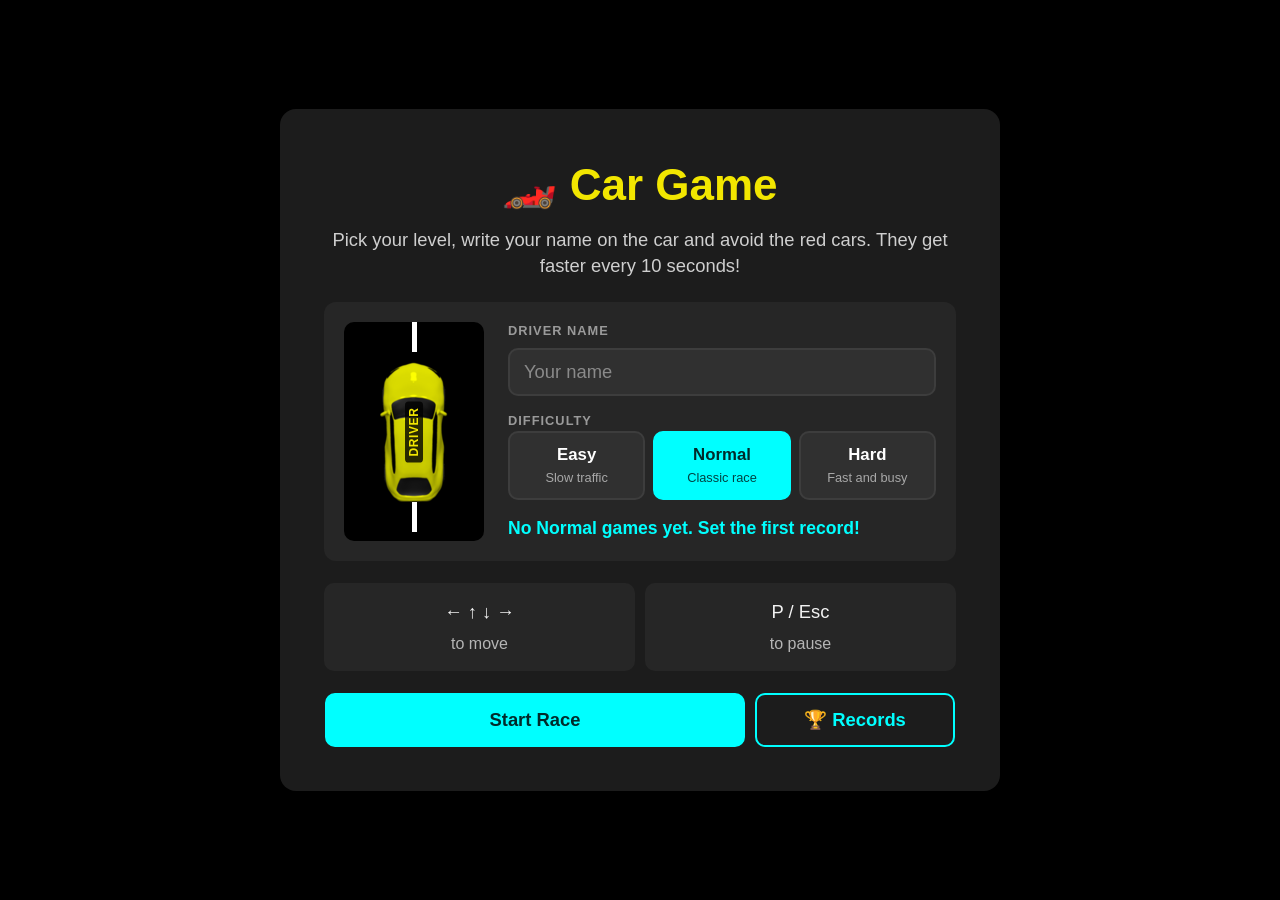
<file: index.html>
<!DOCTYPE html>
<html lang="en">
<head>
    <meta charset="UTF-8">
    <meta name="viewport" content="width=device-width, initial-scale=1.0, viewport-fit=cover">
    <meta name="description" content="A simple browser car racing game: pick a difficulty, put your name on the car and see how long you can avoid the red cars.">
    <title>Car Game</title>
    <script src="carGame.js?v=4" defer></script>
    <link rel="stylesheet" href="carGame.css?v=4">
</head>
<body>
    <div class="scoreLabel hide">
        <span class="scoreText">Score: 0s</span>
        <button type="button" class="pauseButton" aria-label="Pause">⏸</button>
    </div>
    <div class="game">
        <div class="welcomeScreen">
            <div class="message" aria-live="polite"></div>
            <div class="garage">
                <div class="previewRoad" aria-hidden="true">
                    <div class="car previewCar"><span class="nameTag"></span></div>
                </div>
                <div class="setup">
                    <label class="field">
                        <span class="fieldLabel">Driver name</span>
                        <input type="text" class="nameInput" maxlength="10" placeholder="Your name" autocomplete="nickname" spellcheck="false">
                    </label>
                    <fieldset class="field difficultyPicker">
                        <legend class="fieldLabel">Difficulty</legend>
                        <div class="levels">
                            <label class="level">
                                <input type="radio" name="difficulty" value="easy">
                                <span class="levelBox">
                                    <span class="levelName">Easy</span>
                                    <span class="levelText">Slow traffic</span>
                                </span>
                            </label>
                            <label class="level">
                                <input type="radio" name="difficulty" value="normal">
                                <span class="levelBox">
                                    <span class="levelName">Normal</span>
                                    <span class="levelText">Classic race</span>
                                </span>
                            </label>
                            <label class="level">
                                <input type="radio" name="difficulty" value="hard">
                                <span class="levelBox">
                                    <span class="levelName">Hard</span>
                                    <span class="levelText">Fast and busy</span>
                                </span>
                            </label>
                        </div>
                    </fieldset>
                    <p class="bestLine"></p>
                </div>
            </div>
            <div class="help"></div>
            <div class="actions">
                <button type="button" class="startButton">Start Race</button>
                <button type="button" class="recordsButton">🏆 Records</button>
            </div>
        </div>
        <div class="recordsScreen hide">
            <p class="title">🏆 Records</p>
            <div class="recordsFilter" role="group" aria-label="Difficulty">
                <button type="button" class="filterButton" data-difficulty="easy">Easy</button>
                <button type="button" class="filterButton" data-difficulty="normal">Normal</button>
                <button type="button" class="filterButton" data-difficulty="hard">Hard</button>
            </div>
            <div class="recordsGrid">
                <div class="recordsCard">
                    <h2>Top 10</h2>
                    <ol class="recordsList topList"></ol>
                </div>
                <div class="recordsCard">
                    <h2>Recent games</h2>
                    <ol class="recordsList recentList"></ol>
                </div>
            </div>
            <button type="button" class="backButton">Back</button>
        </div>
        <div class="gameArea hide">
            <div class="pauseScreen hide">
                <p class="title">Paused</p>
                <p class="hint">Press P / Esc or tap to continue</p>
            </div>
        </div>
    </div>
</body>
</html>
</file>
<file: carGame.css>
* {
  box-sizing: border-box;
}

html,
body {
  min-height: 100vh;
  min-height: 100dvh;
  margin: 0;
  display: flex;
  justify-content: center;
  align-items: center;
  font-family: Arial, Helvetica, sans-serif;
  background-color: black;
  color: white;
  overscroll-behavior: none;
}

.hide {
  display: none !important;
}

.game {
  position: relative;
}

.welcomeScreen,
.recordsScreen {
  margin: 16px;
  padding: clamp(24px, 4vw, 44px);
  display: flex;
  flex-direction: column;
  align-items: center;
  gap: clamp(14px, 2.2vw, 22px);
  max-height: calc(100vh - 32px);
  max-height: calc(100dvh - 32px);
  overflow-y: auto;
  background-color: #1c1c1c;
  border-radius: 16px;
  box-shadow: 0 14px 40px rgba(0, 0, 0, 0.6);
  text-align: center;
  line-height: 1.45;
}

.welcomeScreen {
  width: min(720px, 100vw - 32px);
}

.message {
  display: flex;
  flex-direction: column;
  align-items: center;
  gap: 10px;
}
.message p {
  margin: 0;
}

.title {
  font-size: clamp(1.75rem, 4.5vw, 2.75rem);
  font-weight: bold;
  color: #f2e600;
}

.hint {
  max-width: 34em;
  font-size: clamp(1rem, 1.6vw, 1.15rem);
  color: #cfcfcf;
}

.newBest {
  font-size: clamp(1rem, 1.6vw, 1.15rem);
  font-weight: bold;
  color: #7ee0a1;
}

.bestLine {
  margin: 0;
  font-size: clamp(0.95rem, 1.5vw, 1.1rem);
  font-weight: bold;
  color: aqua;
}

.garage {
  display: grid;
  grid-template-columns: auto 1fr;
  gap: clamp(14px, 2.4vw, 24px);
  width: 100%;
  padding: clamp(14px, 2vw, 20px);
  background-color: #262626;
  border-radius: 12px;
  text-align: left;
}

.previewRoad {
  position: relative;
  width: clamp(110px, 16vw, 140px);
  min-height: 190px;
  overflow: hidden;
  background-color: black;
  border-radius: 10px;
  background-image: linear-gradient(white 50%, transparent 50%);
  background-size: 5px 60px;
  background-repeat: repeat-y;
  background-position: 50% 0;
  animation: drive 0.6s linear infinite;
}

.car.previewCar {
  top: 50%;
  left: 50%;
  width: 68px;
  height: 140px;
  font-size: 12px;
  transform: translate(-50%, -50%);
}

.setup {
  display: flex;
  flex-direction: column;
  justify-content: center;
  gap: 16px;
  min-width: 0;
}

.field {
  display: flex;
  flex-direction: column;
  gap: 8px;
  min-width: 0;
  margin: 0;
  padding: 0;
  border: 0;
}

.fieldLabel {
  padding: 0;
  font-size: 0.8rem;
  font-weight: bold;
  letter-spacing: 0.08em;
  text-transform: uppercase;
  color: #9a9a9a;
}

.nameInput {
  width: 100%;
  min-height: 48px;
  padding: 10px 14px;
  font-family: inherit;
  font-size: clamp(1rem, 1.6vw, 1.15rem);
  font-weight: bold;
  color: white;
  background-color: #303030;
  border: 2px solid #3d3d3d;
  border-radius: 10px;
}
.nameInput::placeholder {
  font-weight: normal;
  color: #8a8a8a;
}
.nameInput:focus {
  outline: none;
  border-color: #f2e600;
}

.levels {
  display: grid;
  grid-template-columns: repeat(3, 1fr);
  gap: 8px;
}

.level {
  position: relative;
  cursor: pointer;
}
.level input {
  position: absolute;
  opacity: 0;
  pointer-events: none;
}

.levelBox {
  display: flex;
  flex-direction: column;
  align-items: center;
  gap: 2px;
  height: 100%;
  padding: 10px 6px;
  text-align: center;
  background-color: #303030;
  border: 2px solid #3d3d3d;
  border-radius: 10px;
}

.levelName {
  font-size: clamp(0.95rem, 1.5vw, 1.05rem);
  font-weight: bold;
}

.levelText {
  font-size: 0.8rem;
  color: #a8a8a8;
}

.level input:checked + .levelBox {
  color: #002b2b;
  background-color: aqua;
  border-color: aqua;
}
.level input:checked + .levelBox .levelText {
  color: #004444;
}

.level input:focus-visible + .levelBox {
  outline: 2px solid #f2e600;
  outline-offset: 2px;
}

.help {
  display: grid;
  grid-template-columns: repeat(auto-fit, minmax(170px, 1fr));
  gap: 10px;
  width: 100%;
}

.helpCard {
  display: flex;
  flex-direction: column;
  align-items: center;
  justify-content: center;
  gap: 6px;
  padding: clamp(12px, 1.6vw, 16px) 10px;
  font-size: clamp(0.85rem, 1.3vw, 1rem);
  color: #b5b5b5;
  background-color: #262626;
  border-radius: 10px;
}

.helpKeys {
  font-size: 1.15em;
  color: #f1f1f1;
}

.actions {
  display: flex;
  flex-wrap: wrap;
  justify-content: center;
  gap: 10px;
  width: 100%;
}

.startButton,
.recordsButton,
.backButton {
  min-height: 54px;
  padding: 14px 26px;
  font-family: inherit;
  font-size: clamp(1rem, 1.5vw, 1.15rem);
  font-weight: bold;
  border: 2px solid aqua;
  border-radius: 10px;
  cursor: pointer;
}

.startButton {
  flex: 1 1 240px;
  max-width: 420px;
  color: #002b2b;
  background-color: aqua;
}

.recordsButton {
  flex: 0 1 200px;
}

.recordsButton,
.backButton {
  color: aqua;
  background-color: transparent;
}

.backButton {
  width: min(100%, 260px);
}

.recordsScreen {
  width: min(900px, 100vw - 32px);
}

.recordsFilter {
  display: flex;
  gap: 6px;
  padding: 4px;
  background-color: #262626;
  border-radius: 10px;
}

.filterButton {
  min-height: 40px;
  padding: 8px 18px;
  font-family: inherit;
  font-size: 0.95rem;
  font-weight: bold;
  color: #cfcfcf;
  background-color: transparent;
  border: 0;
  border-radius: 8px;
  cursor: pointer;
}
.filterButton[aria-pressed=true] {
  color: #002b2b;
  background-color: aqua;
}

.recordsGrid {
  display: grid;
  grid-template-columns: repeat(2, 1fr);
  gap: 14px;
  width: 100%;
  min-height: 0;
  overflow-y: auto;
  overscroll-behavior: contain;
}

.recordsCard {
  padding: 14px;
  background-color: #262626;
  border-radius: 12px;
  text-align: left;
}
.recordsCard h2 {
  margin: 0 0 10px;
  font-size: clamp(1rem, 1.5vw, 1.15rem);
  color: aqua;
}

.recordsList {
  display: flex;
  flex-direction: column;
  gap: 6px;
  margin: 0;
  padding: 0;
  list-style: none;
}
.recordsList li {
  display: flex;
  justify-content: space-between;
  align-items: center;
  gap: 10px;
  padding: 8px 10px;
  font-size: clamp(0.85rem, 1.3vw, 1rem);
  background-color: #303030;
  border-radius: 8px;
}
.recordsList .who {
  display: flex;
  flex-direction: column;
  min-width: 0;
}
.recordsList .driver {
  font-weight: bold;
  overflow: hidden;
  text-overflow: ellipsis;
  white-space: nowrap;
}
.recordsList .when {
  font-size: 0.85em;
  color: #9a9a9a;
}
.recordsList .seconds {
  font-weight: bold;
  color: #f2e600;
}
.recordsList .empty {
  justify-content: center;
  color: #9a9a9a;
  background-color: transparent;
}

.gameArea {
  background-color: black;
  outline: 2px solid #2b2b2b;
  width: 300px;
  max-width: 100vw;
  height: calc(100vh - 60px);
  height: calc(100dvh - 60px);
  margin-top: 60px;
  overflow: hidden;
  position: relative;
  touch-action: none;
  user-select: none;
}

.scoreLabel {
  background-color: aqua;
  height: 60px;
  line-height: 60px;
  text-align: center;
  color: #003333;
  font-size: 2em;
  font-weight: bold;
  top: 0;
  left: 0;
  width: 100%;
  z-index: 1;
  position: absolute;
}

.pauseButton {
  position: absolute;
  top: 8px;
  right: 8px;
  width: 44px;
  height: 44px;
  font-size: 20px;
  line-height: 1;
  color: #003333;
  background-color: rgba(0, 0, 0, 0.12);
  border: 0;
  border-radius: 8px;
  cursor: pointer;
}

.car,
.enemy {
  position: absolute;
  width: 50px;
  height: 103px;
  background-image: url(./Pics/car.webp);
  background-repeat: no-repeat;
  background-size: 523.5294117647% auto;
  background-position: 47.92% 45%;
}

.car {
  z-index: 1;
  font-size: 8px;
}

.nameTag {
  position: absolute;
  top: 50%;
  left: 50%;
  padding: 0.15em 0.5em;
  font-size: 1em;
  font-weight: bold;
  line-height: 1.2;
  letter-spacing: 0.05em;
  text-transform: uppercase;
  white-space: nowrap;
  color: #f2e600;
  background-color: rgba(0, 0, 0, 0.8);
  border-radius: 0.3em;
  transform: translate(-50%, -50%) rotate(-90deg);
}

.enemy {
  filter: hue-rotate(-70deg) saturate(2.5);
}
.enemy.hit {
  animation: blink 0.15s 4;
}

.line {
  position: absolute;
  background-color: white;
  width: 5px;
  height: 100px;
  left: 50%;
  margin-left: -2.5px;
}

.pauseScreen {
  position: absolute;
  inset: 0;
  z-index: 2;
  display: flex;
  flex-direction: column;
  justify-content: center;
  align-items: center;
  gap: 10px;
  color: white;
  background-color: rgba(0, 0, 0, 0.7);
  cursor: pointer;
}
.pauseScreen p {
  margin: 0;
}
.pauseScreen .title {
  color: aqua;
}

@keyframes drive {
  to {
    background-position: 50% 60px;
  }
}
@keyframes blink {
  50% {
    opacity: 0.2;
  }
}
@media (max-width: 560px) {
  .recordsGrid {
    grid-template-columns: 1fr;
    gap: 10px;
  }
  .garage {
    grid-template-columns: 1fr;
  }
  .welcomeScreen {
    padding: 20px 16px;
    gap: 12px;
  }
  .garage {
    gap: 12px;
    padding: 12px;
  }
  .previewRoad {
    width: 100%;
    min-height: 110px;
  }
  .car.previewCar {
    transform: translate(-50%, -50%) scale(0.72);
  }
  .setup {
    gap: 12px;
  }
  .levelBox {
    padding: 10px 4px;
  }
  .levelText {
    display: none;
  }
  .help {
    grid-template-columns: repeat(2, 1fr);
    gap: 8px;
  }
  .helpCard {
    padding: 8px;
  }
  .actions .startButton,
  .actions .recordsButton {
    flex: 1 1 100%;
    max-width: none;
  }
}
@media (max-height: 430px) {
  .welcomeScreen,
  .recordsScreen {
    padding: 18px 16px;
    gap: 10px;
  }
  .title {
    font-size: 1.5em;
  }
  .recordsCard {
    padding: 10px;
  }
}
@media (prefers-reduced-motion: reduce) {
  .previewRoad {
    animation: none;
  }
  .enemy.hit {
    animation: none;
  }
}
</file>
